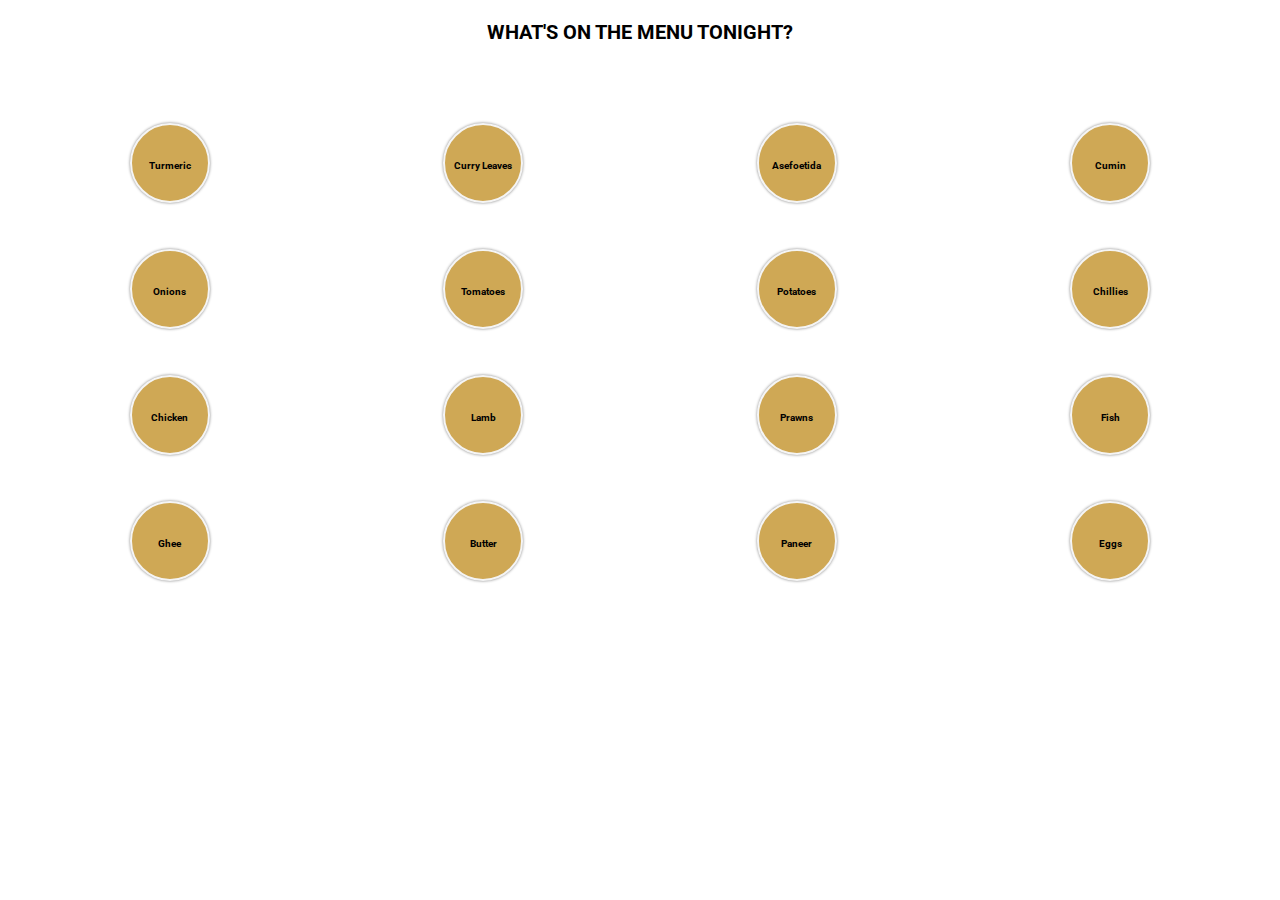
<file: final-project/index.html>
<!DOCTYPE html>
<html lang="en">
<head>
    <meta charset="UTF-8">
    <meta name="viewport" content="width=device-width, initial-scale=1.0">
    <link href="style.css" rel="stylesheet">
<head>
    <ul class= "navbar">
        WHAT'S ON THE MENU TONIGHT?
    </ul>
</head>
<br>
<br>
<br>
<body>
    <script src="recipes.js"></script>
    <div class="flex-grid">  
      <div class="col" "ingredients" "spices"><button class="button" >Turmeric</button></div>
      <div class="col" "ingredients" "spices"><button class="button">Curry Leaves</button></div>
      <div class="col" "ingredients" "spices"><button class="button">Asefoetida</button></div>
      <div class="col" "ingredients" "spices"><button class="button">Cumin</button></div>
    </div>
    <br>
    <br>
    <div class="flex-grid">  
      <div class="col" "ingredients" "vegetables"><button class="button">Onions</button></div>
      <div class="col" "ingredients" "vegetables"><button class="button">Tomatoes</button></div>
      <div class="col" "ingredients" "vegetables"><button class="button">Potatoes</button></div>
      <div class="col" "ingredients" "vegetables"><button class="button">Chillies</button></div>
    </div>
    <br>
    <br>
    <div class="flex-grid">
        <div class="col" "ingredients" "meat"><button class="button">Chicken</button></div>
      <div class="col" "ingredients" "meat"><button class="button">Lamb</button></div>
      <div class="col" "ingredients" "meat"><button class="button">Prawns</button></div>
      <div class="col" "ingredients" "meat"><button class="button">Fish</button></div>
    </div>
    <br>
    <br>
    <div class="flex-grid">  
      <div class="col" "ingredients" "dairy"><button class="button">Ghee</button></div>
      <div class="col" "ingredients" "dairy"><button class="button">Butter</button></div>
      <div class="col" "ingredients" "dairy"><button class="button">Paneer</button></div>
      <div class="col" "ingredients" "dairy"><button class="button">Eggs</button></div>
    </div>
    <div class="answer"></div>

</body>
</file>
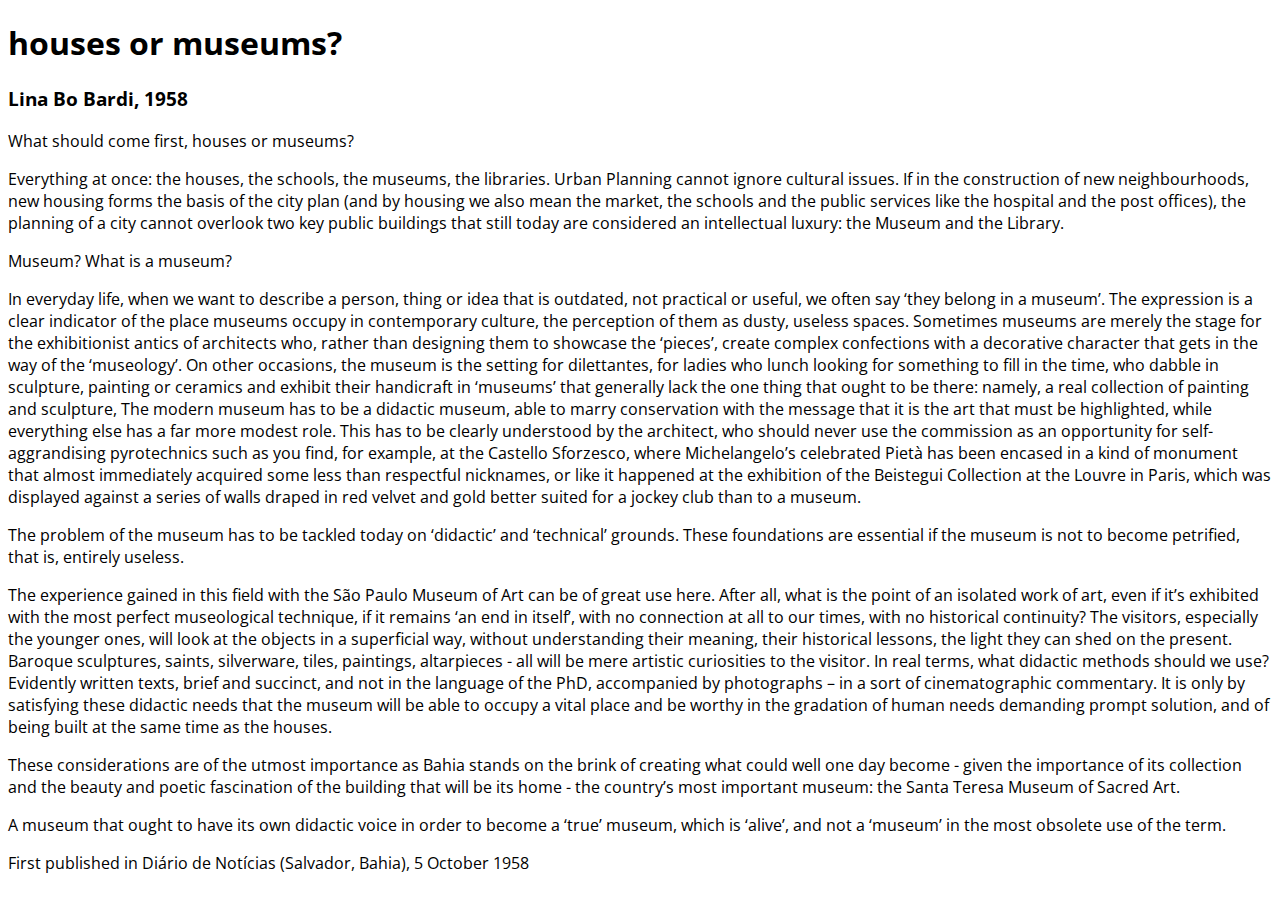
<file: week-09/index.html>
<!DOCTYPE html>
<html lang="en">
<head>
    <meta charset="UTF-8">
    <meta http-equiv="X-UA-Compatible" content="IE=edge">
    <meta name="viewport" content="width=device-width, initial-scale=1.0">
    <title>Document</title>
</head>
<link rel="stylesheet" href="style.css">
<body>
    <div class="container">
        <h1>houses or museums?</h1>
        <h3>Lina Bo Bardi, 1958</h3>
      
        <p class="pullquote">What should come first, houses or museums? </p>
        <p>Everything at once: the houses, the schools, the museums, the libraries. Urban Planning cannot ignore cultural issues. If in the construction of new neighbourhoods, new housing forms the basis of the city plan (and by housing we also mean the market, the schools and the public services like the hospital and the post offices), the planning of a city cannot overlook two key public buildings that still today are considered an intellectual luxury: the Museum and the Library.</p>
      
        <p class="pullquote">Museum? What is a museum?</p>
      
        <p>In everyday life, when we want to describe a person, thing or idea that is outdated, not practical or useful, we often say ‘they belong in a museum’. The expression is a clear indicator of the place museums occupy in contemporary culture, the perception of them as dusty, useless spaces. Sometimes museums are merely the stage for the exhibitionist antics of architects who, rather than designing them to showcase the ‘pieces’, create complex confections with a decorative character that gets in the way of the ‘museology’. On other occasions, the museum is the setting for dilettantes, for ladies who lunch looking for something to fill in the time, who dabble in sculpture, painting or ceramics and exhibit their handicraft in ‘museums’ that generally lack the one thing that ought to be there: namely, a real collection of painting and sculpture, The modern museum has to be a didactic museum, able to marry conservation with the message that it is the art that must be highlighted, while everything else has a far more modest role. This has to be clearly understood by the architect, who should never use the commission as an opportunity for self-aggrandising pyrotechnics such as you find, for example, at the Castello Sforzesco, where Michelangelo’s celebrated Pietà has been encased in a kind of monument that almost immediately acquired some less than respectful nicknames, or like it happened at the exhibition of the Beistegui Collection at the Louvre in Paris, which was displayed against a series of walls draped in red velvet and gold better suited for a jockey club than to a museum.</p>
      
        <p class="pullquote">The problem of the museum has to be tackled today on ‘didactic’ and ‘technical’ grounds. These foundations are essential if the museum is not to become petrified, that is, entirely useless.</p>
      
        <p>The experience gained in this field with the São Paulo Museum of Art can be of great use here. After all, what is the point of an isolated work of art, even if it’s exhibited with the most perfect museological technique, if it remains ‘an end in itself’, with no connection at all to our times, with no historical continuity? The visitors, especially the younger ones, will look at the objects in a superficial way, without understanding their meaning, their historical lessons, the light they can shed on the present. Baroque sculptures, saints, silverware, tiles, paintings, altarpieces - all will be mere artistic curiosities to the visitor. In real terms, what didactic methods should we use? Evidently written texts, brief and succinct, and not in the language of the PhD, accompanied by photographs – in a sort of cinematographic commentary. It is only by satisfying these didactic needs that the museum will be able to occupy a vital place and be worthy in the gradation of human needs demanding prompt solution, and of being built at the same time as the houses.</p>
      
        <p>These considerations are of the utmost importance as Bahia stands on the brink of creating what could well one day become - given the importance of its collection and the beauty and poetic fascination of the building that will be its home - the country’s most important museum: the Santa Teresa Museum of Sacred Art.</p>
      
        <p class="pullquote">A museum that ought to have its own didactic voice in order to become a ‘true’ museum, which is ‘alive’, and not a ‘museum’ in the most obsolete use of the term.</p>
      
        <p>First published in Diário de Notícias (Salvador, Bahia), 5 October 1958</p>
      
      </div>
    
</body>
</html>
</file>
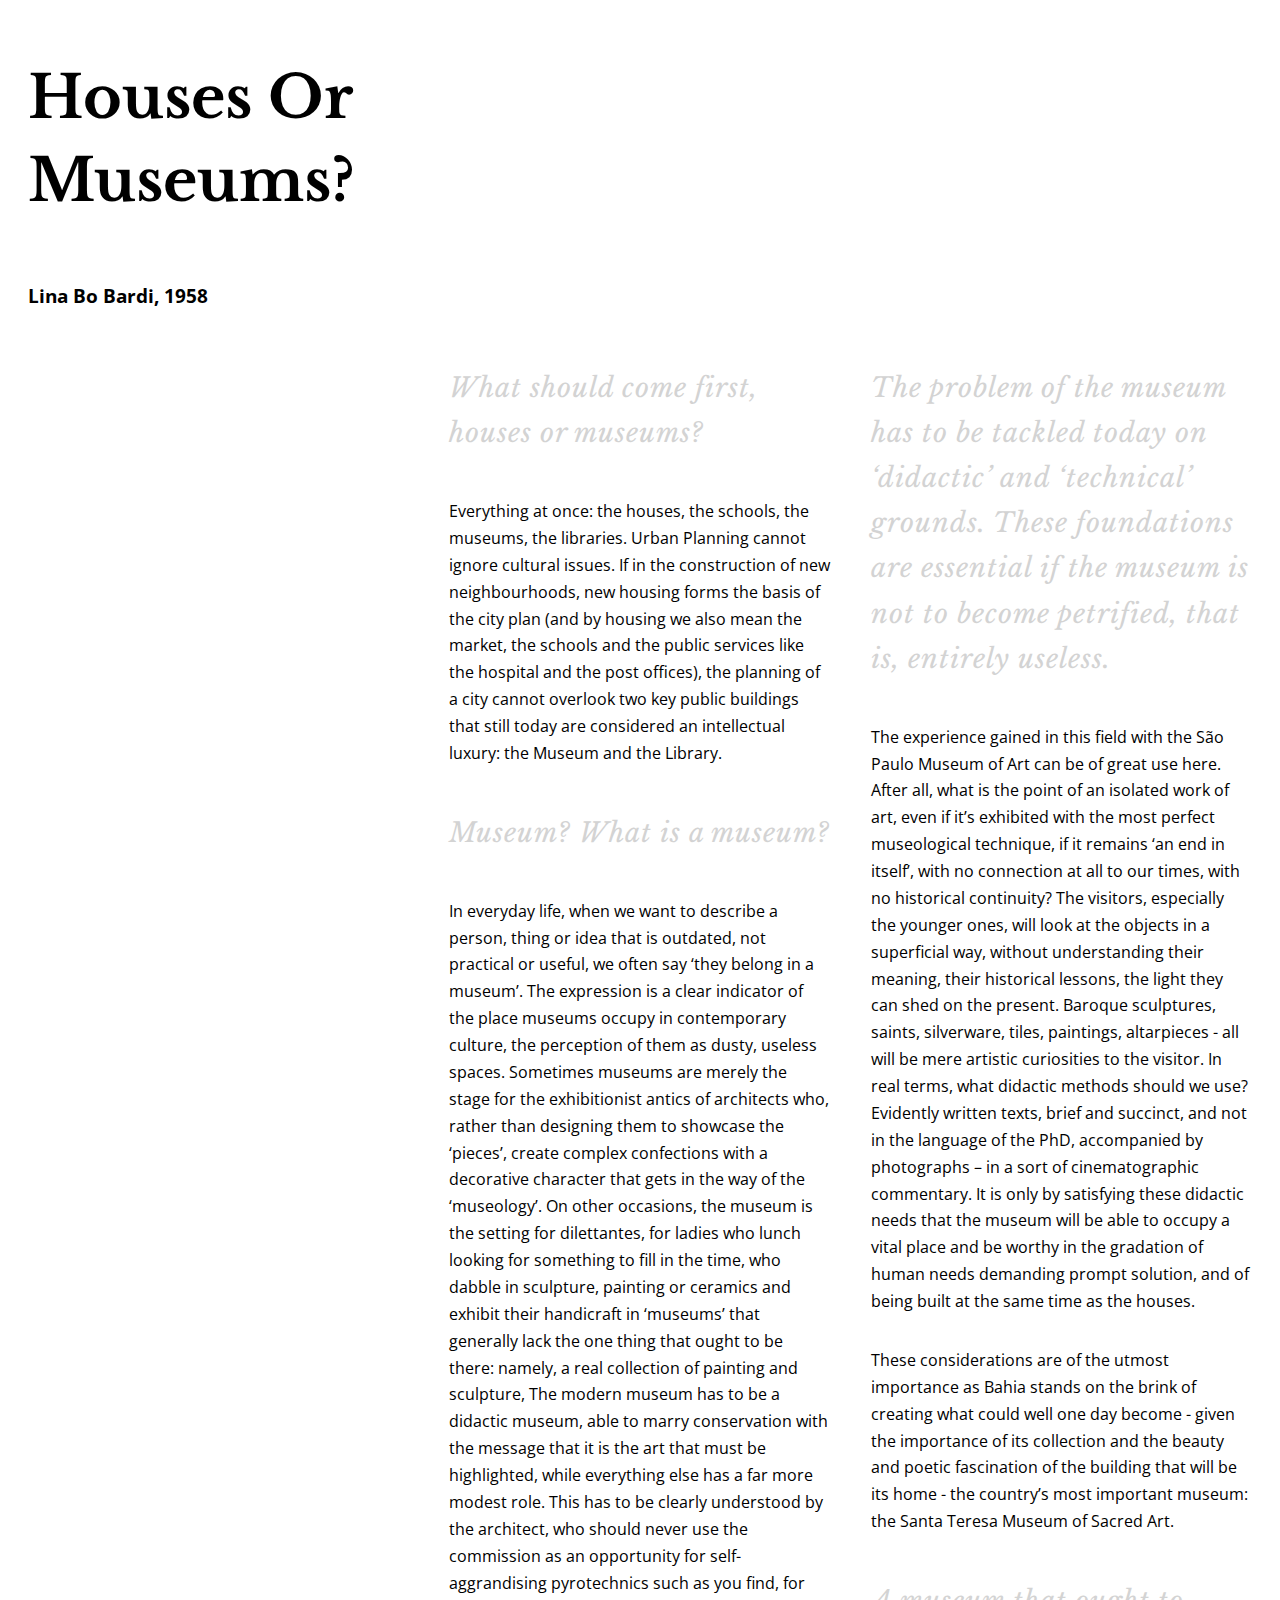
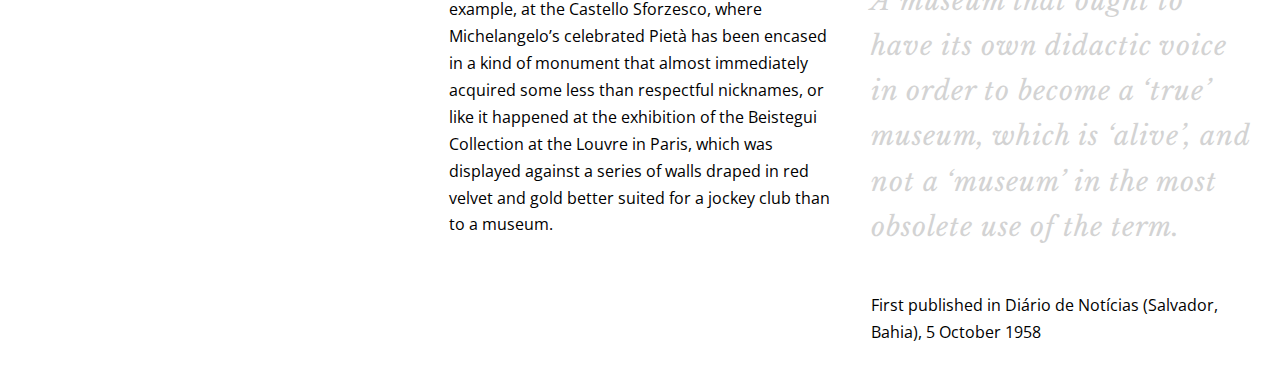
<file: exercise_2/LinaBoBardi.html>
<!DOCTYPE html>
<html lang="en">
<head>
    <meta charset="UTF-8">
    <meta name="viewport" content="width=device-width, initial-scale=1.0">
    <title>Document</title>
</head>
<link rel="stylesheet" href=style.css>
<body>
    <div class="container">

        <!--   first row -->
        <div class="row">
          <div class="column left">
            <h1>houses or museums?</h1>
            <h3>Lina Bo Bardi, 1958</h3>
          </div>
          <div class="column"></div>
          <div class="column"></div>
        </div>
      
        <!--   second row -->
        <div class="row">
          <div class="column"></div>
          <div class="column right">
            <p class="pullquote">What should come first, houses or museums? </p>
      
            <p>Everything at once: the houses, the schools, the museums, the libraries. Urban Planning cannot ignore cultural issues. If in the construction of new neighbourhoods, new housing forms the basis of the city plan (and by housing we also mean the market, the schools and the public services like the hospital and the post offices), the planning of a city cannot overlook two key public buildings that still today are considered an intellectual luxury: the Museum and the Library.</p>
            <p class="pullquote">Museum? What is a museum?</p>
      
            <p>In everyday life, when we want to describe a person, thing or idea that is outdated, not practical or useful, we often say ‘they belong in a museum’. The expression is a clear indicator of the place museums occupy in contemporary culture, the perception of them as dusty, useless spaces. Sometimes museums are merely the stage for the exhibitionist antics of architects who, rather than designing them to showcase the ‘pieces’, create complex confections with a decorative character that gets in the way of the ‘museology’. On other occasions, the museum is the setting for dilettantes, for ladies who lunch looking for something to fill in the time, who dabble in sculpture, painting or ceramics and exhibit their handicraft in ‘museums’ that generally lack the one thing that ought to be there: namely, a real collection of painting and sculpture, The modern museum has to be a didactic museum, able to marry conservation with the message that it is the art that must be highlighted, while everything else has a far more modest role. This has to be clearly understood by the architect, who should never use the commission as an opportunity for self-aggrandising pyrotechnics such as you find, for example, at the Castello Sforzesco, where Michelangelo’s celebrated Pietà has been encased in a kind of monument that almost immediately acquired some less than respectful nicknames, or like it happened at the exhibition of the Beistegui Collection at the Louvre in Paris, which was displayed against a series of walls draped in red velvet and gold better suited for a jockey club than to a museum.</p>
          </div>
          <div class="column ">
            <p class="pullquote">The problem of the museum has to be tackled today on ‘didactic’ and ‘technical’ grounds. These foundations are essential if the museum is not to become petrified, that is, entirely useless.</p>
      
            <p>The experience gained in this field with the São Paulo Museum of Art can be of great use here. After all, what is the point of an isolated work of art, even if it’s exhibited with the most perfect museological technique, if it remains ‘an end in itself’, with no connection at all to our times, with no historical continuity? The visitors, especially the younger ones, will look at the objects in a superficial way, without understanding their meaning, their historical lessons, the light they can shed on the present. Baroque sculptures, saints, silverware, tiles, paintings, altarpieces - all will be mere artistic curiosities to the visitor. In real terms, what didactic methods should we use? Evidently written texts, brief and succinct, and not in the language of the PhD, accompanied by photographs – in a sort of cinematographic commentary. It is only by satisfying these didactic needs that the museum will be able to occupy a vital place and be worthy in the gradation of human needs demanding prompt solution, and of being built at the same time as the houses.</p>
      
            <p>These considerations are of the utmost importance as Bahia stands on the brink of creating what could well one day become - given the importance of its collection and the beauty and poetic fascination of the building that will be its home - the country’s most important museum: the Santa Teresa Museum of Sacred Art.</p>
      
            <p class="pullquote">A museum that ought to have its own didactic voice in order to become a ‘true’ museum, which is ‘alive’, and not a ‘museum’ in the most obsolete use of the term.</p>
      
            <p>First published in Diário de Notícias (Salvador, Bahia), 5 October 1958</p>
          </div>
        </div>
      </div>


</body>
</html>
</file>
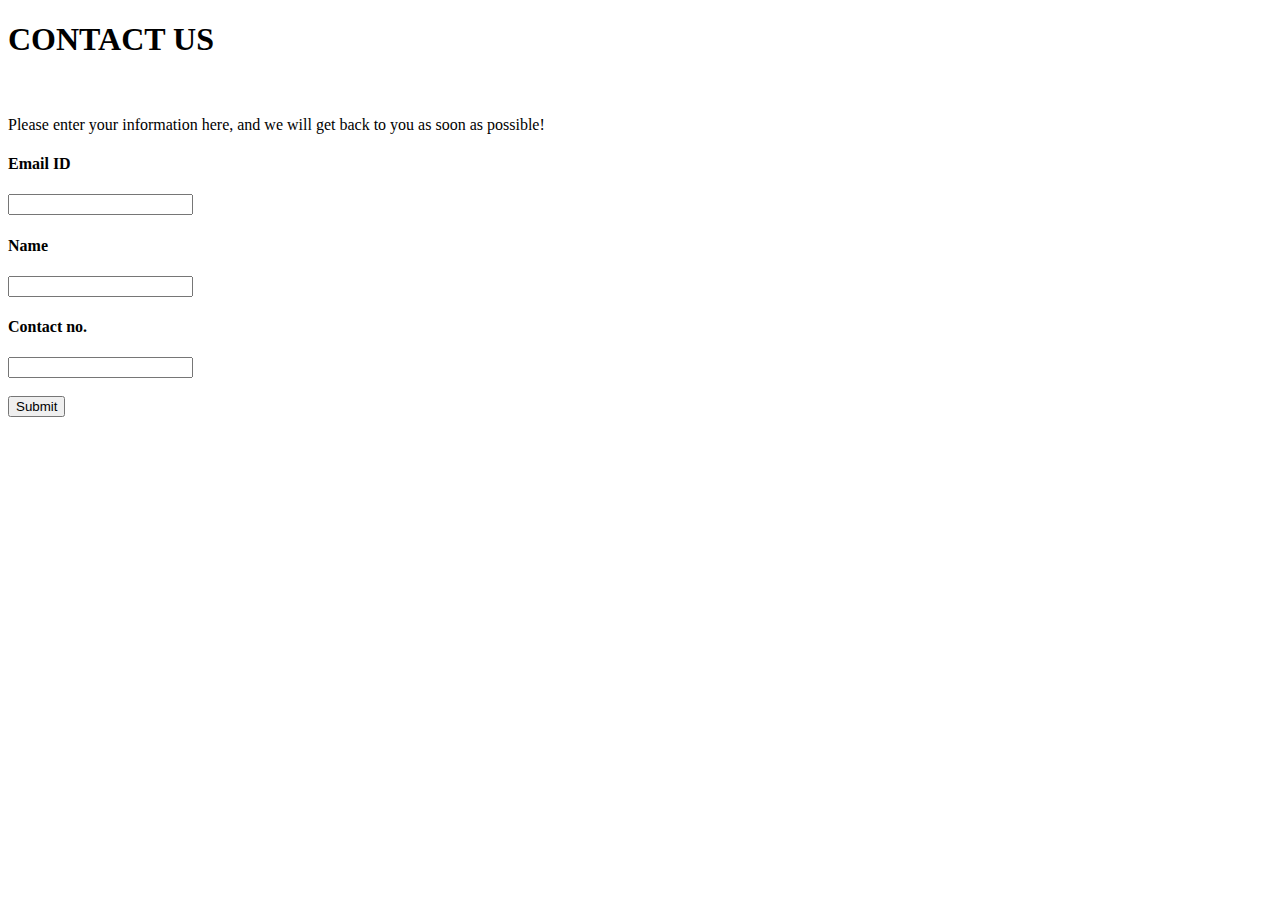
<file: project_2/index1.html>
<!DOCTYPE html>
<html lang="en">
<head>
    <meta charset="UTF-8">
    <meta name="viewport" content="width=device-width, initial-scale=1.0">
    <title>Document</title>
</head>
<body>
    <h1>CONTACT US</h1>
<br>
<br>
Please enter your information here, and we will get back to you as soon as possible! 
<br>
<h4>Email ID</h4>
<input type="email" name id>
<br>
<h4>Name</h4>
<input type="text" name id>
<br>
<h4>Contact no.</h4>
<input type="text" name id> 
<br>
<br>
<button>Submit</button>
</body>
</html>
</file>
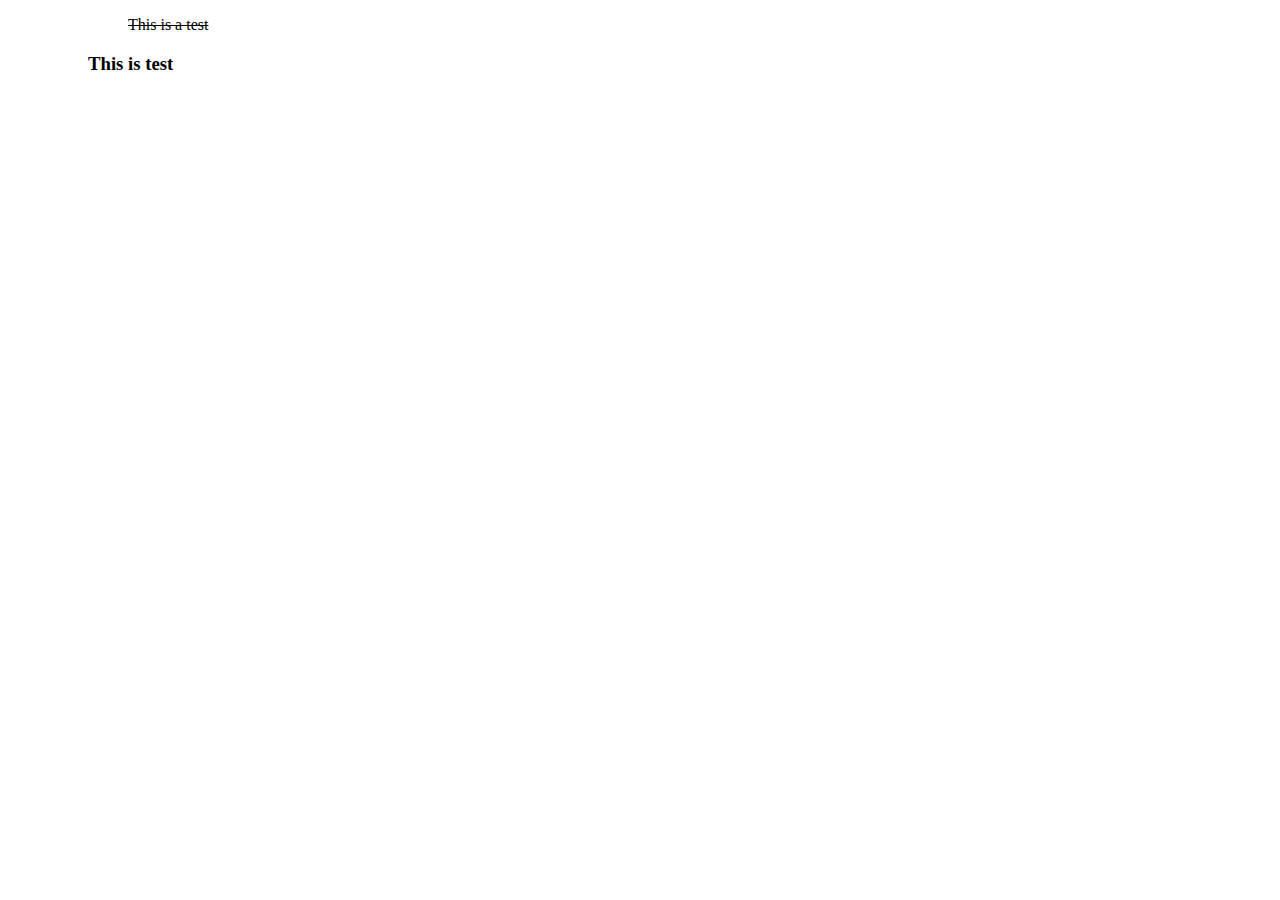
<file: project_2/index2.html>
<!DOCTYPE html>
<html lang="en">
<head>
    <meta charset="UTF-8">
    <meta name="viewport" content="width=device-width, initial-scale=1.0">
    <title>Document</title>
</head>
<body>
<figure>
    <figure>
        <figure><s>This is a test</s></figure>
    </figure>
    <figure><h3>This is  test</h3></figure>
</figure>
</body>
</html>
</file>
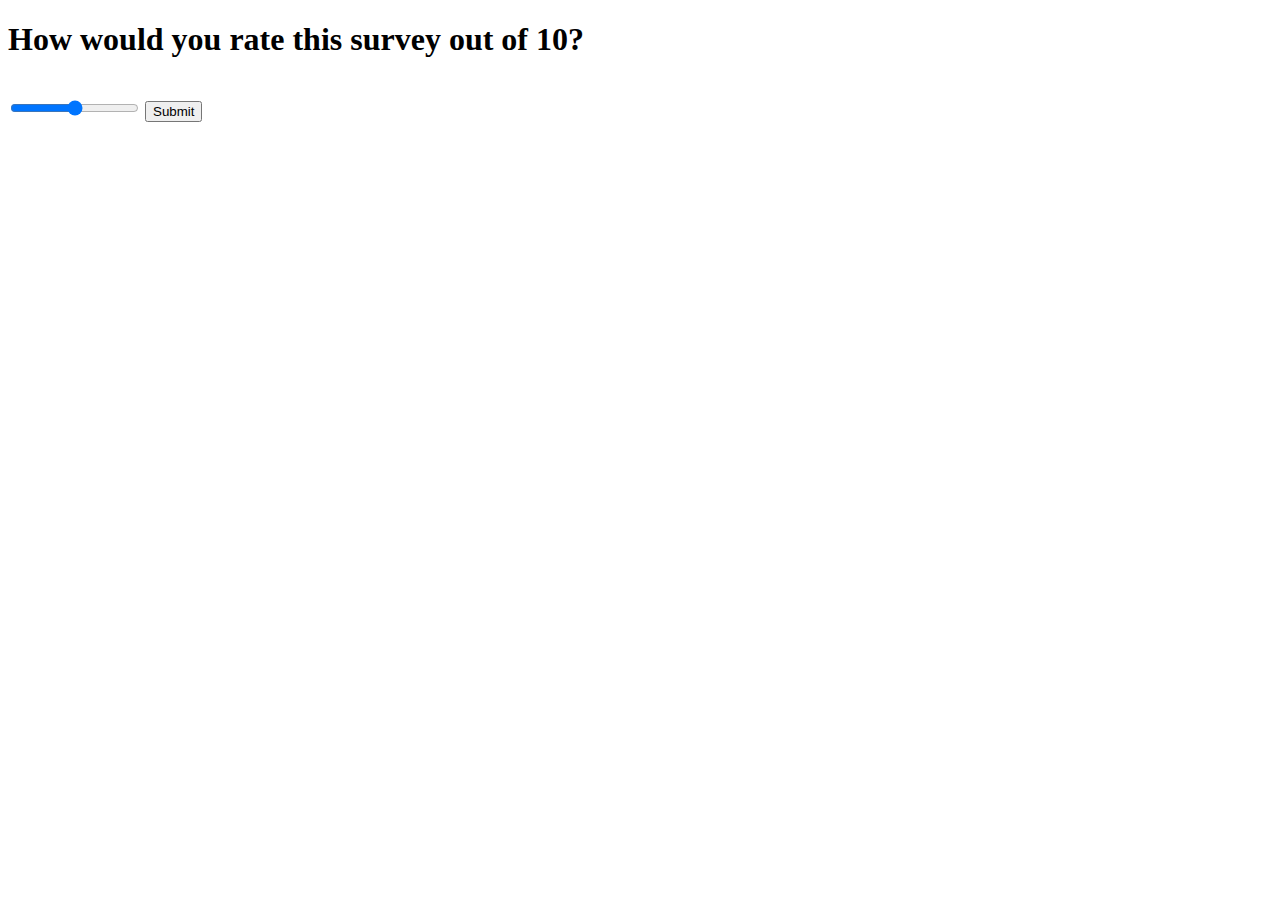
<file: project_2/index3.html>
<!DOCTYPE html>
<html lang="en">
<head>
    <meta charset="UTF-8">
    <meta name="viewport" content="width=device-width, initial-scale=1.0">
    <title>Document</title>
</head>
<body>
    <h1>How would you rate this survey out of 10?</h1>
    <br>
    <input type="range" name id>
    <button>Submit</button>
</body>
</html>
</file>
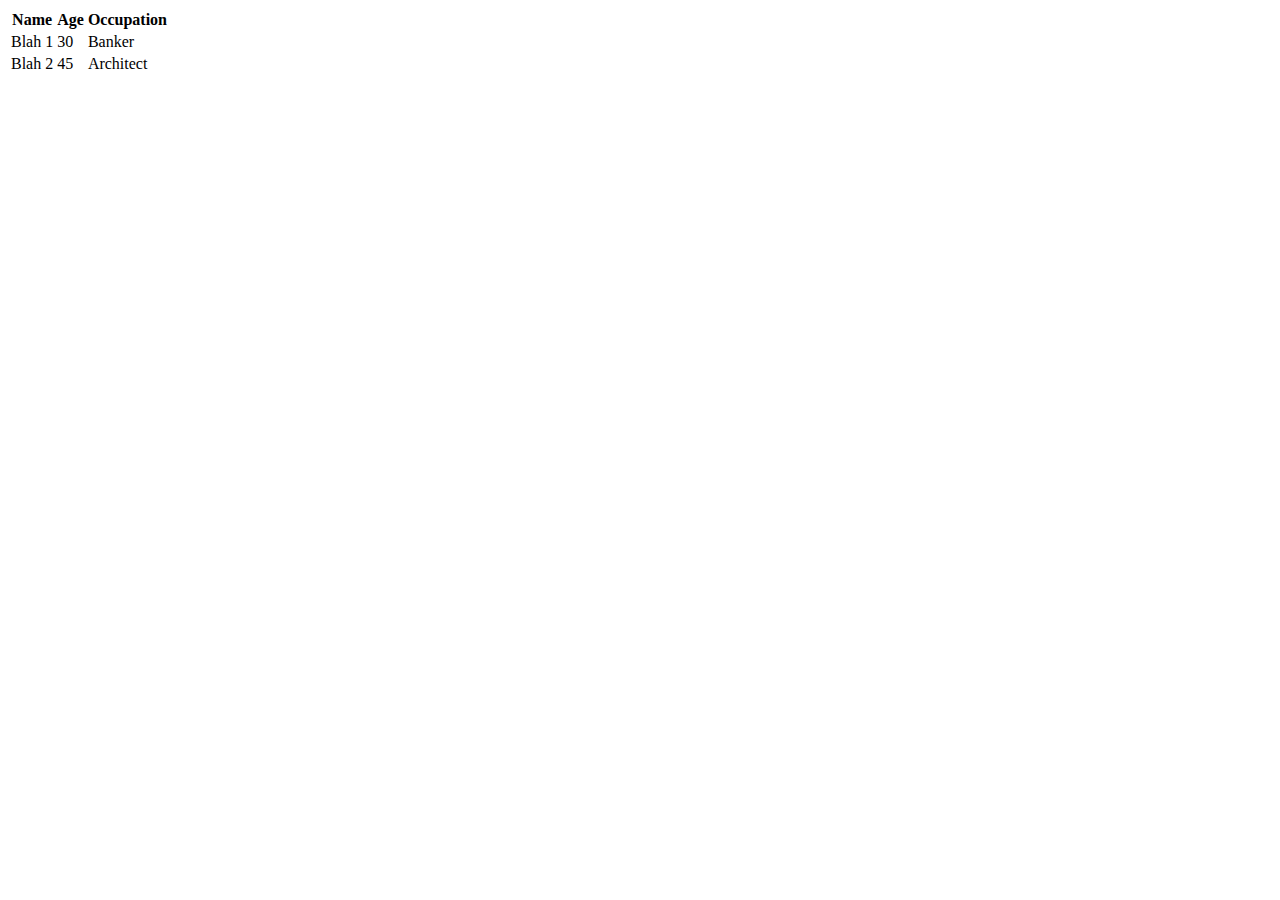
<file: project_2/index4.html>
<!DOCTYPE html>
<html lang="en">
<head>
    <meta charset="UTF-8">
    <meta name="viewport" content="width=device-width, initial-scale=1.0">
    <title>Document</title>
</head>
<body>
<table>
    <tbody>
        <tr>
            <th>Name</th>
            <th>Age</th>
            <th>Occupation</th>
        </tr>
        <tr>
            <td>Blah 1</td>
            <td>30 </td>
            <td>Banker</td>
        </tr>
        <tr>
            <td>Blah 2</td>
            <td>45</td>
            <td>Architect</td>
        </tr>
    </tbody>
</table>    
</body>
</html>
</file>
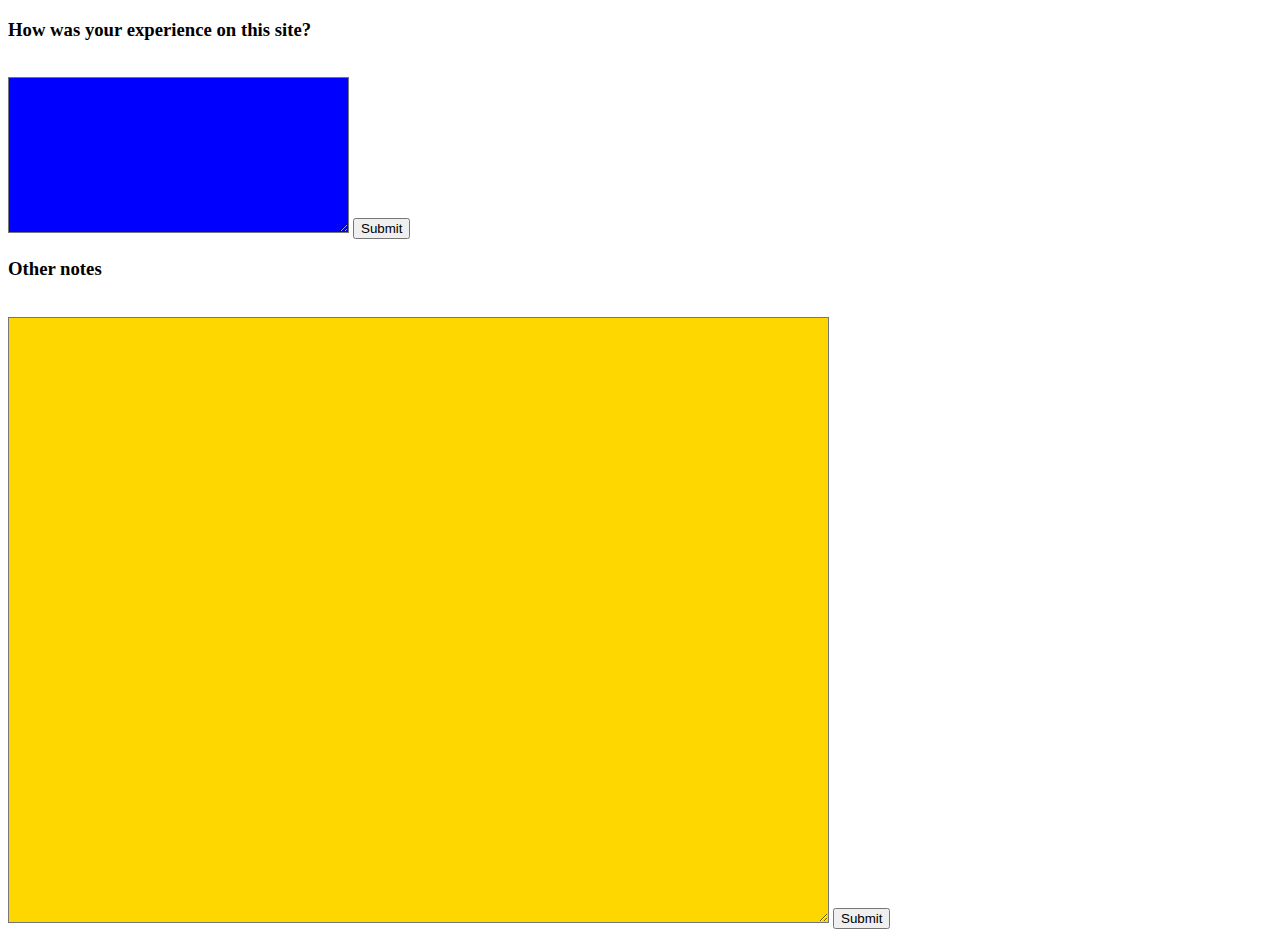
<file: project_2/index5.html>
<!DOCTYPE html>
<html lang="en">
<head>
    <meta charset="UTF-8">
    <meta name="viewport" content="width=device-width, initial-scale=1.0">
    <title>Document</title>
</head>
<body>
    <h3>How was your experience on this site?</h3>
    <br>
    <textarea rows=10 cols="40" style="background-color: blue;"></textarea>
    <input type="submit">

    <h3>Other notes</h3>
    <br>
    <textarea rows=40 cols=100 style="background-color: gold;"></textarea>
    <input type="submit">

</body>
</html>
</file>
<file: final-project/style.css>
@import url('https://fonts.googleapis.com/css?family=Roboto');

.body {
    font-size: 30px;
    font-family: Roboto;

}

.navbar {
    font-size: 20px;
    font-family: Roboto;
    padding: 0em;
    display: flex;
    justify-content: center;
    font-weight: bolder;
}

.button {
    display:block;
    width:80px;
    height:80px;
    line-height:80px;
    font-family: Roboto;
    border: 2px solid #f5f5f5;
    border-radius: 50%;
    color:#000000;
    text-align:center;
    text-decoration:none;
    background: #cfa855;
    box-shadow: 0 0 3px gray;
    font-size:10px;
    font-weight:bold;
  }

  .button:hover {
    background: #777555;
  }
  
  .flex-container {
    display: flex;
    justify-content: space-between;
    height: 4em;
    font-family: arial;
    color: red;
    padding-left: 15px;
  }
  
  .flex-grid {
    display: flex;
    justify-content:space-around;
    font-family: Roboto;
    color: rgb(30, 255, 0);
    padding: 5px;
    font-size: 20px;
  }

  .answer {
    display: flex;
    padding: 50px;
    justify-content: center;
  }
</file>
<file: week-09/style.css>
@import url("https://fonts.googleapis.com/css2?family=Libre+Baskerville:ital,wght@0,400;0,700;1,400&family=Open+Sans&display=swap");

body {
  font-family: "Open Sans", sans-serif;
}

.container {
}

@media screen and (max-width:660px){
    .container{
        width: 100%;
        background-color: rgb(0, 255, 55);
    } 
    }

@media screen and (max-width:660px){
    .container{
        width: 100%;
        background-color: rgb(255, 0, 13);
    } 
    }

@media screen and (max-width:450px){
.container{
    width: 100%;
    background-color: blue;
} 
}
</file>
